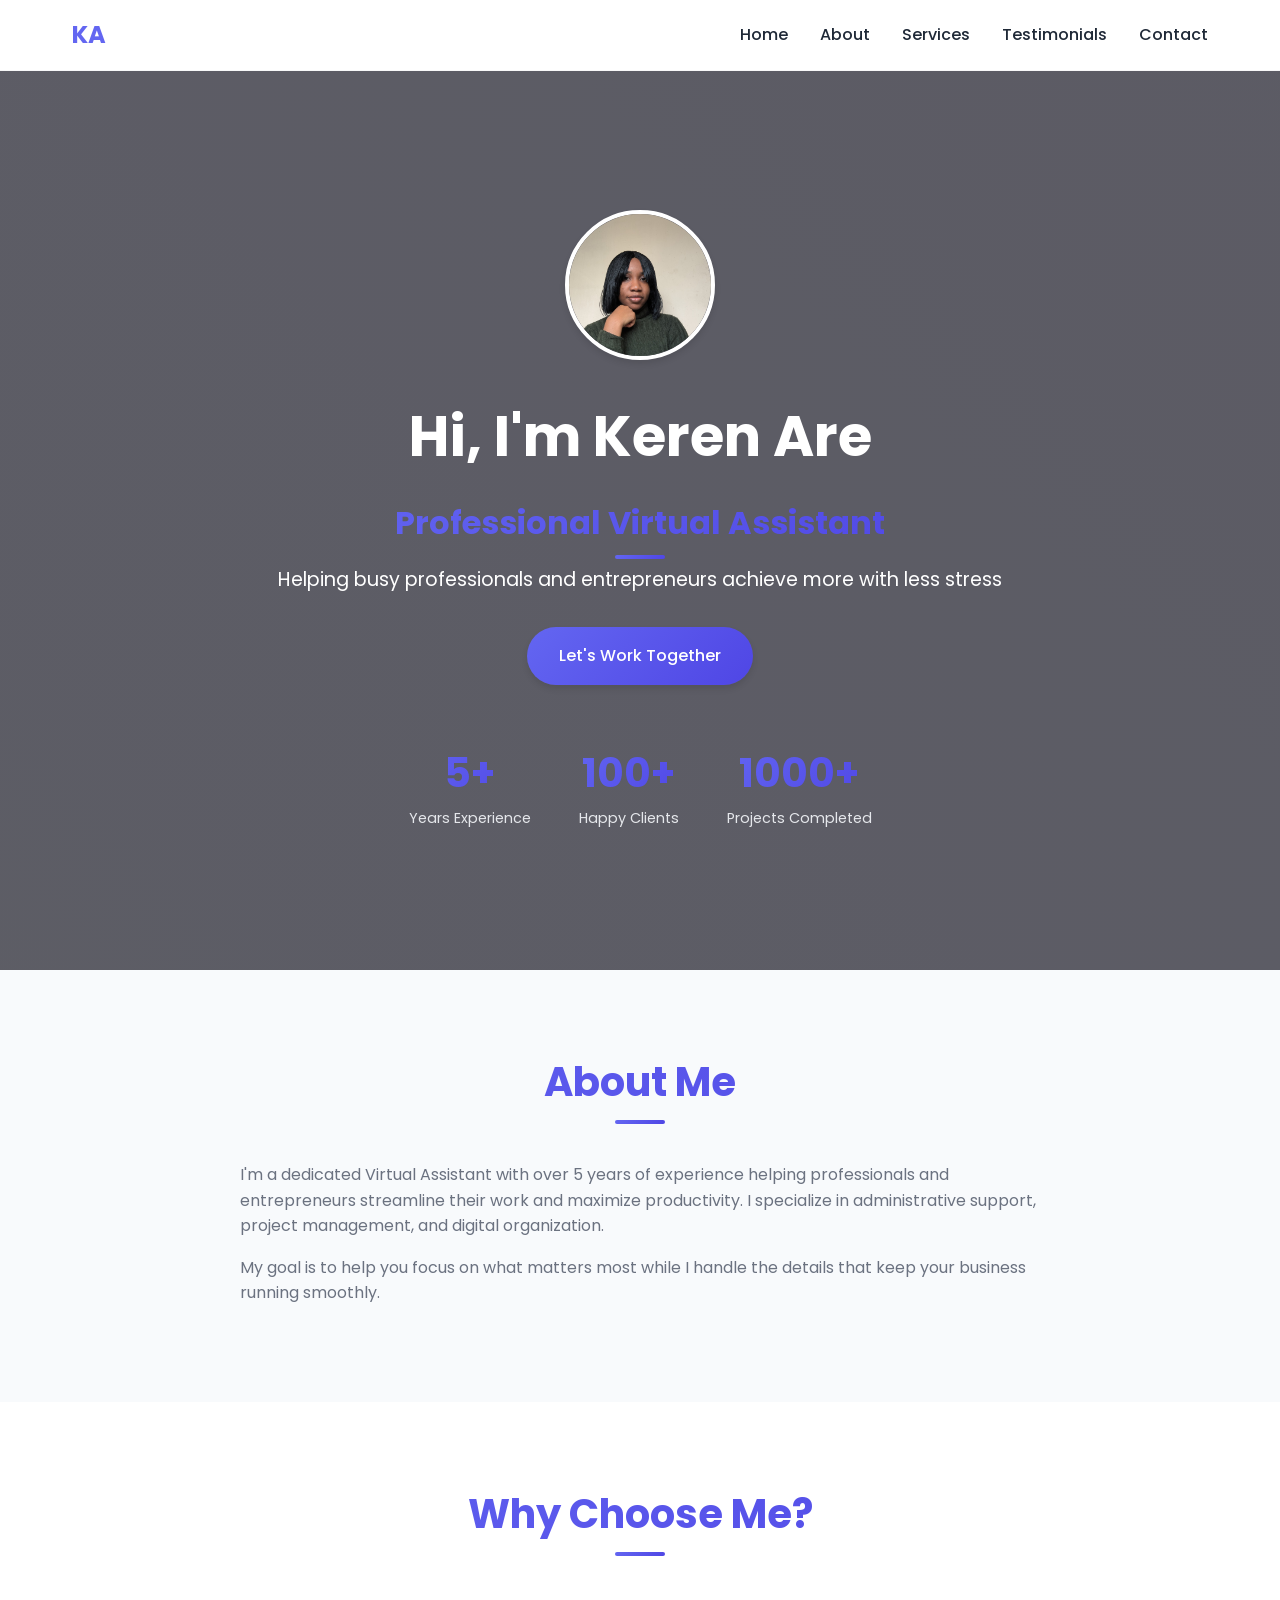
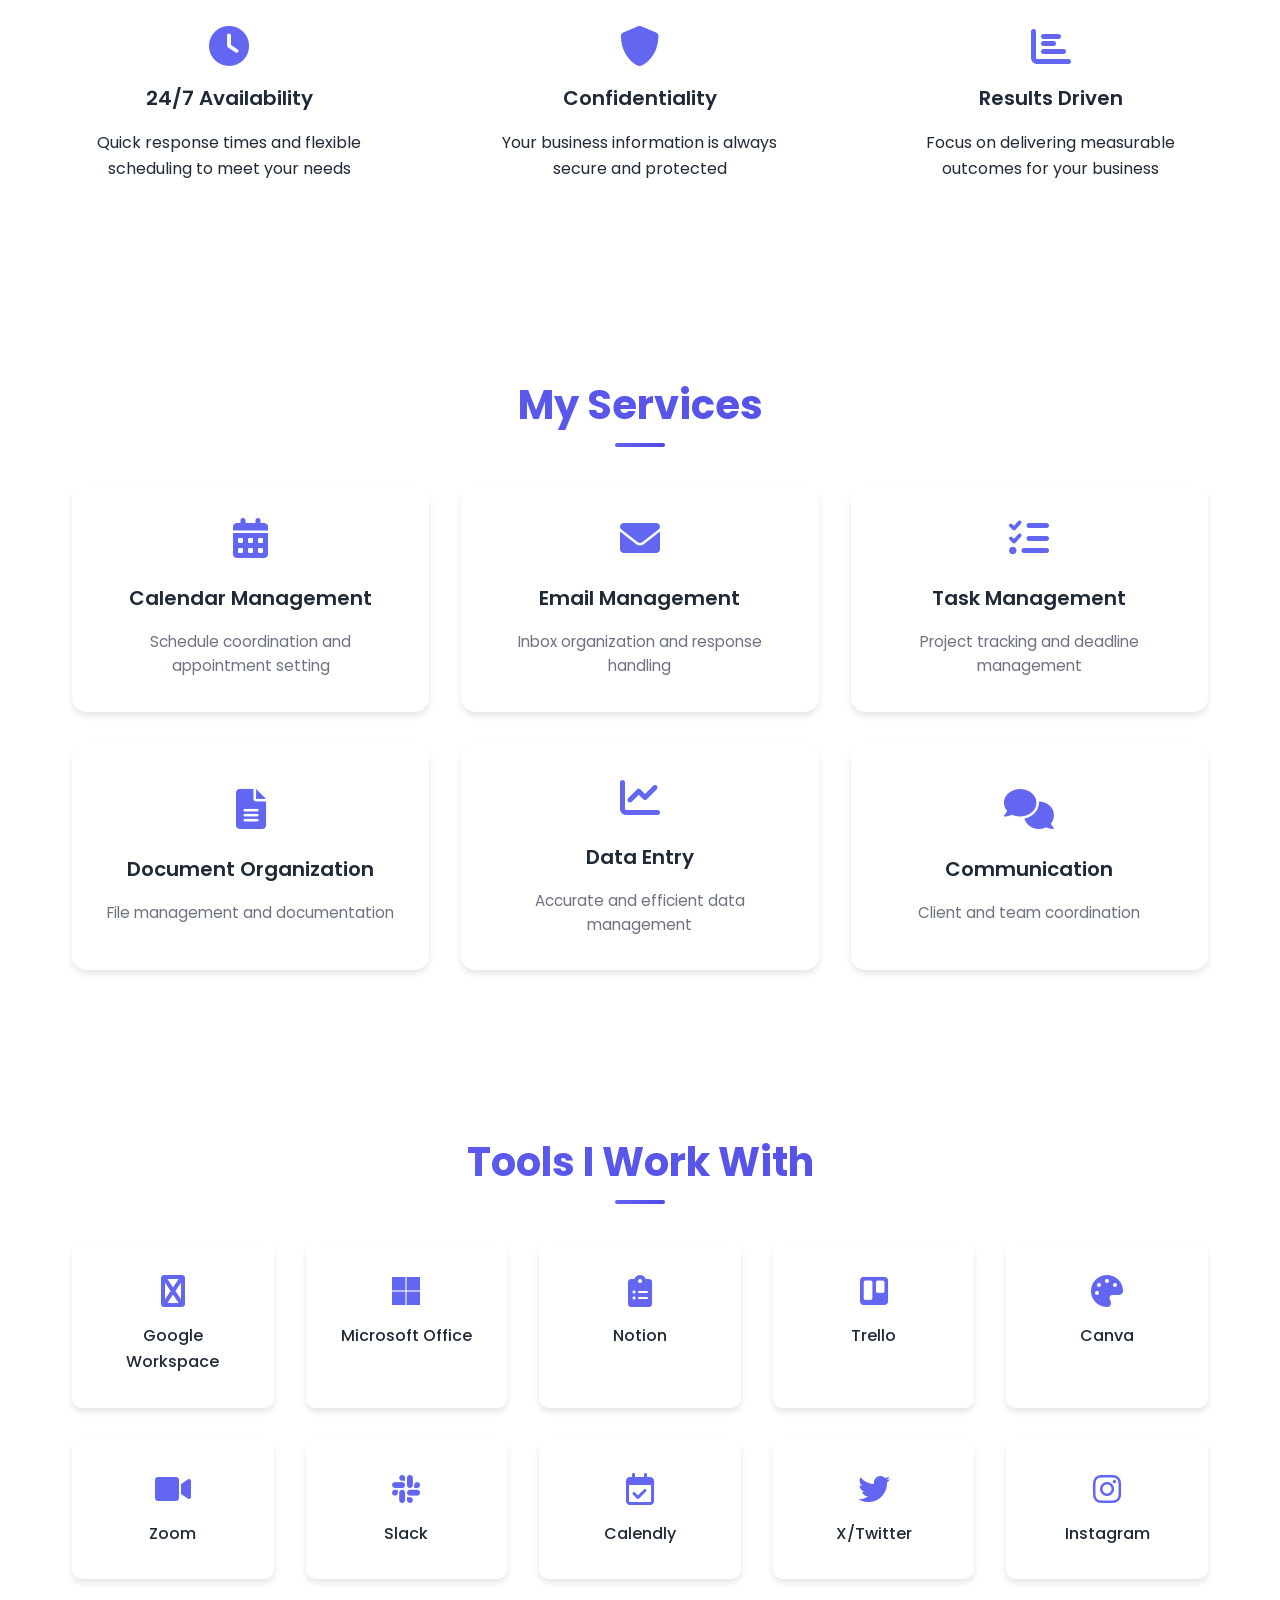
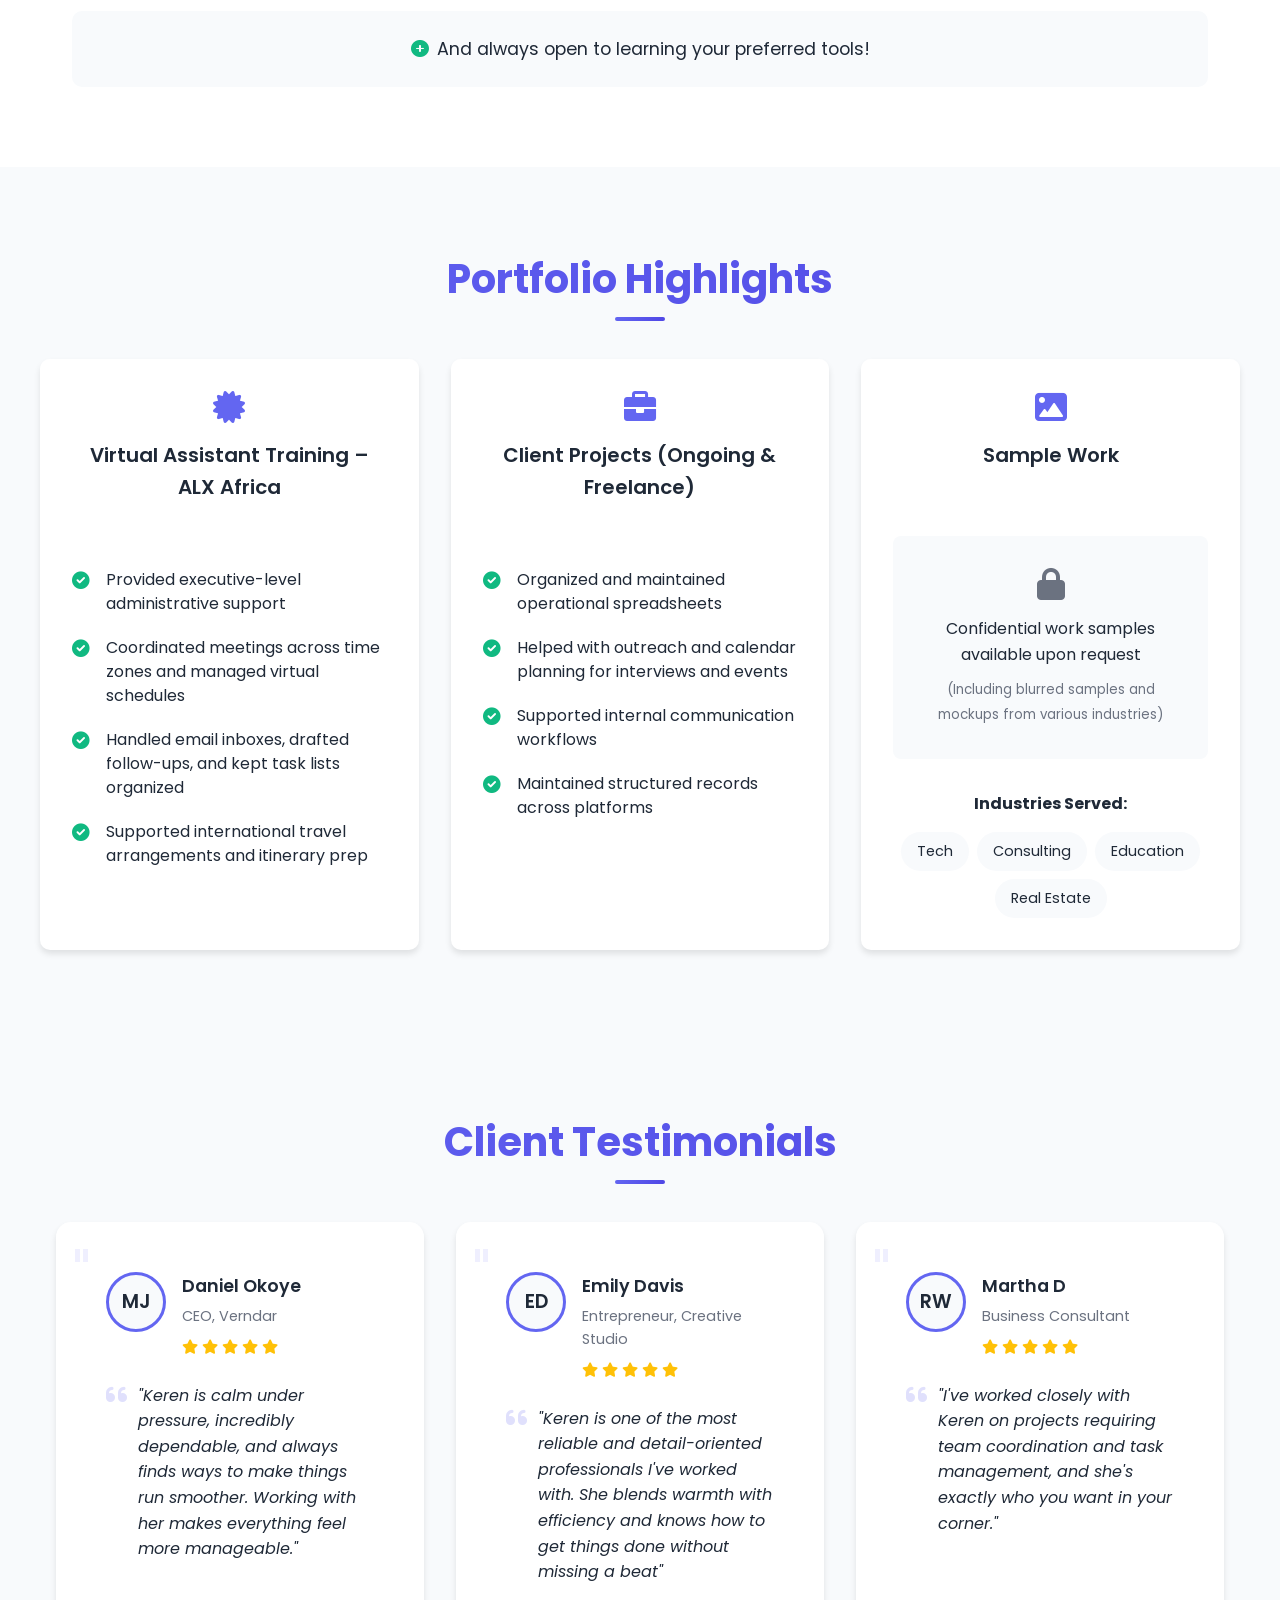
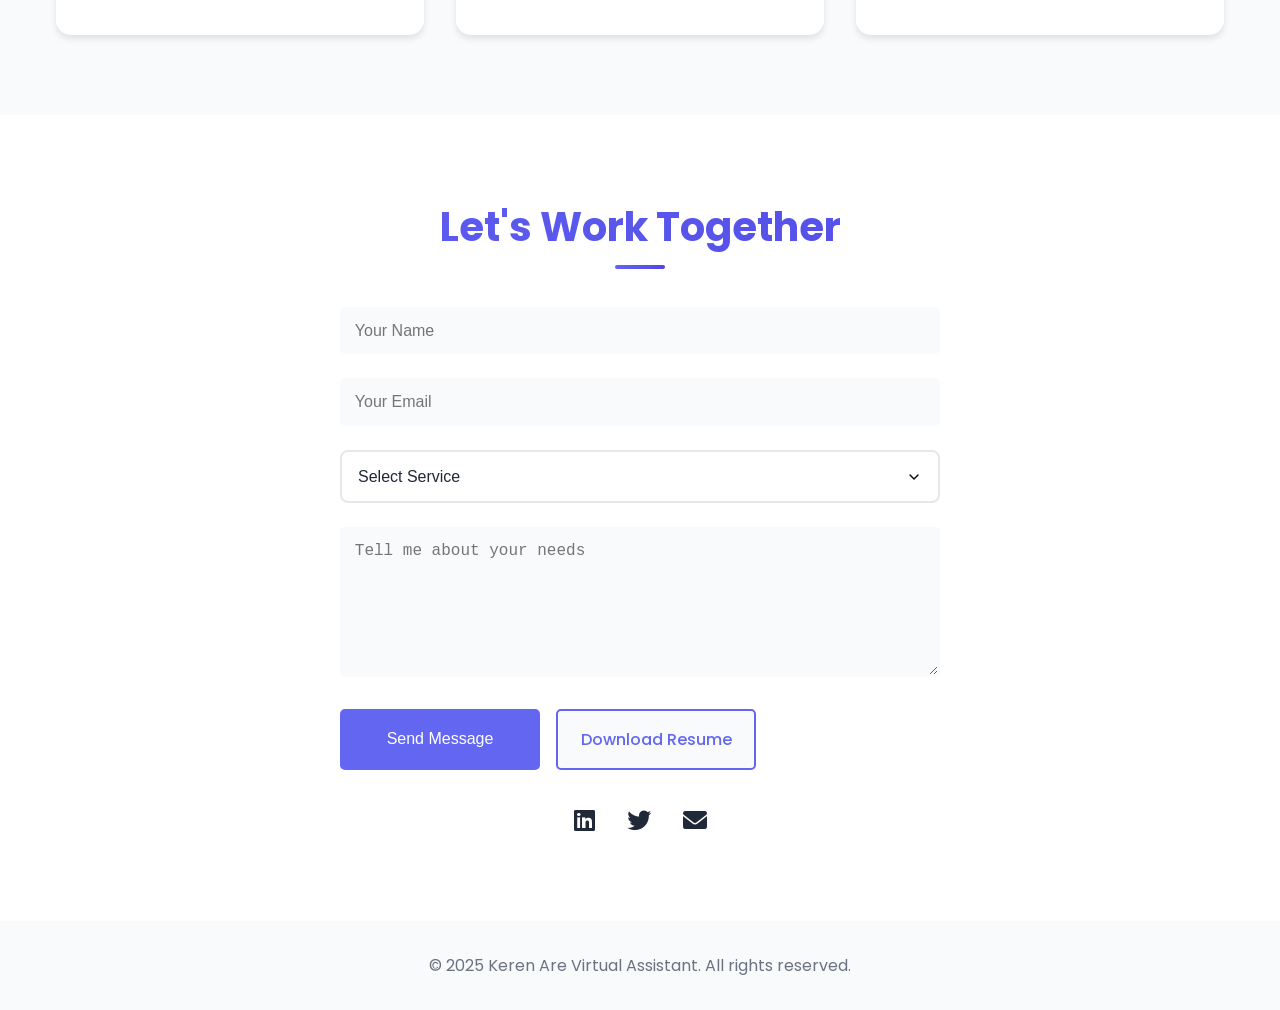
<file: index.html>
<!DOCTYPE html>
<html lang="en">
<head>
    <meta charset="UTF-8">
    <meta name="viewport" content="width=device-width, initial-scale=1.0">
    <title>Keren Adelaja - Virtual Assistant</title>
    <link rel="stylesheet" href="styles.css">
    <link rel="stylesheet" href="https://cdnjs.cloudflare.com/ajax/libs/font-awesome/6.0.0/css/all.min.css">
    <link rel="preconnect" href="https://fonts.googleapis.com">
    <link rel="preconnect" href="https://fonts.gstatic.com" crossorigin>
    <link href="https://fonts.googleapis.com/css2?family=Poppins:wght@300;400;500;600;700&display=swap" rel="stylesheet">
</head>
<body>
    <nav class="navbar">
        <div class="nav-content">
            <div class="logo">KA</div>
            <ul class="nav-links">
                <li><a href="#home">Home</a></li>
                <li><a href="#about">About</a></li>
                <li><a href="#services">Services</a></li>
                <li><a href="#testimonials">Testimonials</a></li>
                <li><a href="#contact">Contact</a></li>
            </ul>
            <div class="hamburger">
                <span></span>
                <span></span>
                <span></span>
            </div>
        </div>
    </nav>

    <section id="home" class="hero">
        <div class="hero-overlay"></div>
        <div class="hero-content">
            <div class="profile-image">
                <img src="assets/Keren Are - Profile.jpg" alt="Keren Adelaja">
            </div>
            <h1>Hi, I'm Keren Are</h1>
            <h2>Professional Virtual Assistant</h2>
            <p>Helping busy professionals and entrepreneurs achieve more with less stress</p>
            <a href="#contact" class="cta-button">Let's Work Together</a>
            <div class="hero-stats">
                <div class="stat-item">
                    <span class="stat-number">5+</span>
                    <span class="stat-label">Years Experience</span>
                </div>
                <div class="stat-item">
                    <span class="stat-number">100+</span>
                    <span class="stat-label">Happy Clients</span>
                </div>
                <div class="stat-item">
                    <span class="stat-number">1000+</span>
                    <span class="stat-label">Projects Completed</span>
                </div>
            </div>
        </div>
    </section>

    <section id="about" class="about">
        <h2>About Me</h2>
        <div class="about-content">
            <div class="about-text">
                <p>I'm a dedicated Virtual Assistant with over 5 years of experience helping professionals and entrepreneurs streamline their work and maximize productivity. I specialize in administrative support, project management, and digital organization.</p>
                <p>My goal is to help you focus on what matters most while I handle the details that keep your business running smoothly.</p>
            </div>
        </div>
    </section>

    <section id="features" class="features">
        <h2>Why Choose Me?</h2>
        <div class="features-grid">
            <div class="feature-card">
                <i class="fas fa-clock"></i>
                <h3>24/7 Availability</h3>
                <p>Quick response times and flexible scheduling to meet your needs</p>
            </div>
            <div class="feature-card">
                <i class="fas fa-shield-alt"></i>
                <h3>Confidentiality</h3>
                <p>Your business information is always secure and protected</p>
            </div>
            <div class="feature-card">
                <i class="fas fa-chart-bar"></i>
                <h3>Results Driven</h3>
                <p>Focus on delivering measurable outcomes for your business</p>
            </div>
        </div>
    </section>

    <section id="services" class="skills">
        <h2>My Services</h2>
        <div class="skills-grid">
            <div class="skill-card">
                <i class="fas fa-calendar-alt"></i>
                <h3>Calendar Management</h3>
                <p>Schedule coordination and appointment setting</p>
            </div>
            <div class="skill-card">
                <i class="fas fa-envelope"></i>
                <h3>Email Management</h3>
                <p>Inbox organization and response handling</p>
            </div>
            <div class="skill-card">
                <i class="fas fa-tasks"></i>
                <h3>Task Management</h3>
                <p>Project tracking and deadline management</p>
            </div>
            <div class="skill-card">
                <i class="fas fa-file-alt"></i>
                <h3>Document Organization</h3>
                <p>File management and documentation</p>
            </div>
            <div class="skill-card">
                <i class="fas fa-chart-line"></i>
                <h3>Data Entry</h3>
                <p>Accurate and efficient data management</p>
            </div>
            <div class="skill-card">
                <i class="fas fa-comments"></i>
                <h3>Communication</h3>
                <p>Client and team coordination</p>
            </div>
        </div>
    </section>

    <section id="tools" class="process">
        <h2>Tools I Work With</h2>
        <div class="tools-container">
            <div class="tools-grid">
                <div class="tool-card">
                    <i class="fas fa-google"></i>
                    <h3>Google Workspace</h3>
                </div>
                <div class="tool-card">
                    <i class="fab fa-microsoft"></i>
                    <h3>Microsoft Office</h3>
                </div>
                <div class="tool-card">
                    <i class="fas fa-clipboard-list"></i>
                    <h3>Notion</h3>
                </div>
                <div class="tool-card">
                    <i class="fab fa-trello"></i>
                    <h3>Trello</h3>
                </div>
                <div class="tool-card">
                    <i class="fas fa-palette"></i>
                    <h3>Canva</h3>
                </div>
                <div class="tool-card">
                    <i class="fas fa-video"></i>
                    <h3>Zoom</h3>
                </div>
                <div class="tool-card">
                    <i class="fab fa-slack"></i>
                    <h3>Slack</h3>
                </div>
                <div class="tool-card">
                    <i class="far fa-calendar-check"></i>
                    <h3>Calendly</h3>
                </div>
                <div class="tool-card">
                    <i class="fab fa-twitter"></i>
                    <h3>X/Twitter</h3>
                </div>
                <div class="tool-card">
                    <i class="fab fa-instagram"></i>
                    <h3>Instagram</h3>
                </div>
            </div>
            <div class="tools-note">
                <p><i class="fas fa-plus-circle"></i> And always open to learning your preferred tools!</p>
            </div>
        </div>
    </section>

    <!-- Portfolio Section -->
    <section id="portfolio" class="portfolio">
        <h2>Portfolio Highlights</h2>
        <div class="portfolio-grid">
            <!-- Training Section -->
            <div class="portfolio-card">
                <div class="portfolio-header">
                    <i class="fas fa-certificate"></i>
                    <h3>Virtual Assistant Training – ALX Africa</h3>
                </div>
                <div class="portfolio-content">
                    <ul class="achievement-list">
                        <li>
                            <i class="fas fa-check-circle"></i>
                            <p>Provided executive-level administrative support</p>
                        </li>
                        <li>
                            <i class="fas fa-check-circle"></i>
                            <p>Coordinated meetings across time zones and managed virtual schedules</p>
                        </li>
                        <li>
                            <i class="fas fa-check-circle"></i>
                            <p>Handled email inboxes, drafted follow-ups, and kept task lists organized</p>
                        </li>
                        <li>
                            <i class="fas fa-check-circle"></i>
                            <p>Supported international travel arrangements and itinerary prep</p>
                        </li>
                    </ul>
                </div>
            </div>

            <!-- Client Projects Section -->
            <div class="portfolio-card">
                <div class="portfolio-header">
                    <i class="fas fa-briefcase"></i>
                    <h3>Client Projects (Ongoing & Freelance)</h3>
                </div>
                <div class="portfolio-content">
                    <ul class="achievement-list">
                        <li>
                            <i class="fas fa-check-circle"></i>
                            <p>Organized and maintained operational spreadsheets</p>
                        </li>
                        <li>
                            <i class="fas fa-check-circle"></i>
                            <p>Helped with outreach and calendar planning for interviews and events</p>
                        </li>
                        <li>
                            <i class="fas fa-check-circle"></i>
                            <p>Supported internal communication workflows</p>
                        </li>
                        <li>
                            <i class="fas fa-check-circle"></i>
                            <p>Maintained structured records across platforms</p>
                        </li>
                    </ul>
                </div>
            </div>

            <!-- Sample Work Section -->
            <div class="portfolio-card">
                <div class="portfolio-header">
                    <i class="fas fa-image"></i>
                    <h3>Sample Work</h3>
                </div>
                <div class="portfolio-content sample-work">
                    <div class="sample-placeholder">
                        <i class="fas fa-lock"></i>
                        <p>Confidential work samples available upon request</p>
                        <small>(Including blurred samples and mockups from various industries)</small>
                    </div>
                    <div class="industries">
                        <h4>Industries Served:</h4>
                        <div class="industry-tags">
                            <span>Tech</span>
                            <span>Consulting</span>
                            <span>Education</span>
                            <span>Real Estate</span>
                        </div>
                    </div>
                </div>
            </div>
        </div>
    </section>

    <section id="testimonials" class="projects">
        <h2>Client Testimonials</h2>
        <div class="projects-grid">
            <div class="project-card">
                <div class="testimonial-content">
                    <div class="testimonial-header">
                        <div class="testimonial-image">
                            <div class="placeholder-image">
                                MJ
                            </div>
                        </div>
                        <div class="testimonial-info">
                            <h4>Daniel Okoye</h4>
                            <p>CEO, Verndar</p>
                            <div class="stars">
                                <i class="fas fa-star"></i>
                                <i class="fas fa-star"></i>
                                <i class="fas fa-star"></i>
                                <i class="fas fa-star"></i>
                                <i class="fas fa-star"></i>
                            </div>
                        </div>
                    </div>
                    <div class="testimonial-text">
                        <i class="fas fa-quote-left"></i>
                        <p>"Keren is calm under pressure, incredibly dependable, and always finds ways to make things run smoother. Working with her makes everything feel more manageable."</p>
                    </div>
                </div>
            </div>

            <div class="project-card">
                <div class="testimonial-content">
                    <div class="testimonial-header">
                        <div class="testimonial-image">
                            <div class="placeholder-image">
                                ED
                            </div>
                        </div>
                        <div class="testimonial-info">
                            <h4>Emily Davis</h4>
                            <p>Entrepreneur, Creative Studio</p>
                            <div class="stars">
                                <i class="fas fa-star"></i>
                                <i class="fas fa-star"></i>
                                <i class="fas fa-star"></i>
                                <i class="fas fa-star"></i>
                                <i class="fas fa-star"></i>
                            </div>
                        </div>
                    </div>
                    <div class="testimonial-text">
                        <i class="fas fa-quote-left"></i>
                        <p>"Keren is one of the most reliable and detail-oriented professionals I've worked with. She blends warmth with efficiency and knows how to get things done without missing a beat"</p>
                    </div>
                </div>
            </div>

            <div class="project-card">
                <div class="testimonial-content">
                    <div class="testimonial-header">
                        <div class="testimonial-image">
                            <div class="placeholder-image">
                                RW
                            </div>
                        </div>
                        <div class="testimonial-info">
                            <h4>Martha D</h4>
                            <p>Business Consultant</p>
                            <div class="stars">
                                <i class="fas fa-star"></i>
                                <i class="fas fa-star"></i>
                                <i class="fas fa-star"></i>
                                <i class="fas fa-star"></i>
                                <i class="fas fa-star"></i>
                            </div>
                        </div>
                    </div>
                    <div class="testimonial-text">
                        <i class="fas fa-quote-left"></i>
                        <p>"I've worked closely with Keren on projects requiring team coordination and task management, and she's exactly who you want in your corner."</p>
                    </div>
                </div>
            </div>
        </div>
    </section>


    <section id="contact" class="contact">
        <h2>Let's Work Together</h2>
        <div class="contact-content">
            <form id="contact-form">
                <div class="form-group">
                    <input type="text" id="name" name="name" required placeholder="Your Name">
                </div>
                <div class="form-group">
                    <input type="email" id="email" name="email" required placeholder="Your Email">
                </div>
                <div class="form-group">
                    <select id="service" name="service" required>
                        <option value="">Select Service</option>
                        <option value="calendar">Calendar Management</option>
                        <option value="email">Email Management</option>
                        <option value="task">Task Management</option>
                        <option value="document">Document Organization</option>
                        <option value="data">Data Entry</option>
                        <option value="communication">Communication</option>
                    </select>
                </div>
                <div class="form-group">
                    <textarea id="message" name="message" required placeholder="Tell me about your needs"></textarea>
                </div>
                <div class="form-group button-group">
                    <button type="submit" class="submit-button">Send Message</button>
                    <a href="assets/Keren Are - VA Resume.pdf" download target="_blank" class="resume-button">Download Resume</a>
                </div>
            </form>
            <div class="social-links">
                <a href="https://www.linkedin.com/in/keren-are" class="social-link"><i class="fab fa-linkedin"></i></a>
                <a href="#" class="social-link"><i class="fab fa-twitter"></i></a>
                <a href="mailto:mailsforkeren@gmail.com" class="social-link"><i class="fas fa-envelope"></i></a>
            </div>
        </div>
    </section>

    <footer>
        <p>&copy; 2025 Keren Are Virtual Assistant. All rights reserved.</p>
    </footer>

    <script src="script.js"></script>
</body>
</html>
</file>
<file: styles.css>
/* Reset and base styles */
* {
    margin: 0;
    padding: 0;
    box-sizing: border-box;
}

:root {
    /* Main color palette */
    --primary-color: #6366F1;
    --secondary-color: #4F46E5;
    --accent-color: #10B981;
    --success-color: #059669;
    --warning-color: #F59E0B;
    
    /* Text colors */
    --text-color: #1F2937;
    --light-text: #6B7280;
    
    /* Background colors */
    --background: #ffffff;
    --section-bg: #F8FAFC;
    
    /* Gradients */
    --gradient-primary: linear-gradient(135deg, #6366F1 0%, #4F46E5 100%);
    --gradient-accent: linear-gradient(135deg, #10B981 0%, #059669 100%);
    --gradient-cool: linear-gradient(135deg, #3B82F6 0%, #2563EB 100%);
    --gradient-warm: linear-gradient(135deg, #F59E0B 0%, #D97706 100%);
    
    /* Shadows */
    --shadow-sm: 0 2px 4px rgba(0, 0, 0, 0.05);
    --shadow-md: 0 4px 6px rgba(0, 0, 0, 0.1);
    --shadow-lg: 0 10px 15px rgba(0, 0, 0, 0.1);
    --shadow-hover: 0 15px 30px rgba(99, 102, 241, 0.1);
    
    /* Glass effect */
    --glass-bg: rgba(255, 255, 255, 0.9);
    --glass-border: rgba(255, 255, 255, 0.2);
    
    /* Animations */
    --transition-fast: 0.3s ease;
    --transition-smooth: 0.5s cubic-bezier(0.4, 0, 0.2, 1);
}

html {
    scroll-behavior: smooth;
}

body {
    background: var(--background);
    font-family: 'Poppins', sans-serif;
    color: var(--text-color);
    line-height: 1.6;
}

/* Navigation */
.navbar {
    position: fixed;
    top: 0;
    width: 100%;
    background: var(--glass-bg);
    backdrop-filter: blur(10px);
    border-bottom: 1px solid var(--glass-border);
    z-index: 1000;
}

.nav-content {
    max-width: 1200px;
    margin: 0 auto;
    padding: 1rem 2rem;
    display: flex;
    justify-content: space-between;
    align-items: center;
}

.logo {
    font-size: 1.5rem;
    font-weight: bold;
    color: var(--primary-color);
}

.nav-links {
    display: flex;
    list-style: none;
    gap: 2rem;
}

.nav-links a {
    text-decoration: none;
    color: var(--text-color);
    font-weight: 500;
    transition: var(--transition-fast);
    position: relative;
}

.nav-links a::after {
    content: '';
    position: absolute;
    bottom: -5px;
    left: 0;
    width: 0;
    height: 2px;
    background: var(--gradient-primary);
    transition: var(--transition-fast);
}

.nav-links a:hover::after {
    width: 100%;
}

.hamburger {
    display: none;
    flex-direction: column;
    gap: 6px;
    cursor: pointer;
    padding: 5px;
    z-index: 1001;
}

.hamburger span {
    width: 25px;
    height: 2px;
    background: var(--text-color);
    transition: 0.3s;
}

.hamburger.active span:nth-child(1) {
    transform: translateY(8px) rotate(45deg);
}

.hamburger.active span:nth-child(2) {
    opacity: 0;
}

.hamburger.active span:nth-child(3) {
    transform: translateY(-8px) rotate(-45deg);
}

/* Hero Section */
.hero {
    position: relative;
    height: 100vh;
    margin-top: 70px;
    display: flex;
    align-items: center;
    justify-content: center;
    text-align: center;
    background: linear-gradient(rgba(0, 0, 0, 0.6), rgba(0, 0, 0, 0.6)), url('https://images.unsplash.com/photo-1497366216548-37526070297c?w=1600') center/cover;
    color: white;
    padding: 0 2rem;
    overflow: hidden;
}

.hero::before {
    content: '';
    position: absolute;
    top: 0;
    left: 0;
    right: 0;
    bottom: 0;
    background: linear-gradient(45deg, 
        rgba(99, 102, 241, 0.15) 0%,
        rgba(79, 70, 229, 0.15) 100%);
    z-index: -1;
}

.profile-image {
    width: 150px;
    height: 150px;
    border-radius: 50%;
    overflow: hidden;
    margin: 0 auto 2rem;
    border: 4px solid white;
    box-shadow: var(--shadow-md);
}

.profile-image img {
    width: 100%;
    height: 100%;
    object-fit: cover;
}

.hero-stats {
    display: flex;
    justify-content: center;
    gap: 3rem;
    margin-top: 3rem;
}

.stat-item {
    text-align: center;
}

.stat-number {
    display: block;
    font-size: 2.5rem;
    font-weight: 700;
    color: var(--gradient-primary);
    -webkit-background-clip: text;
    -webkit-text-fill-color: transparent;
}

.stat-label {
    font-size: 0.9rem;
    color: #E5E7EB;
}

.hero-content h1 {
    font-size: 3.5rem;
    margin-bottom: 1rem;
    color: white;
}

.hero-content h2 {
    font-size: 2rem;
    color: var(--primary-color);
    margin-bottom: 1rem;
}

.hero-content p {
    font-size: 1.2rem;
    color: white;
    margin-bottom: 2rem;
}

.cta-button {
    display: inline-block;
    padding: 1rem 2rem;
    background: var(--gradient-primary);
    color: white;
    text-decoration: none;
    border-radius: 30px;
    font-weight: 500;
    transition: var(--transition-smooth);
    box-shadow: var(--shadow-md);
    position: relative;
    overflow: hidden;
    z-index: 1;
}

.cta-button::before {
    content: '';
    position: absolute;
    top: 0;
    left: 0;
    width: 100%;
    height: 100%;
    background: var(--gradient-cool);
    opacity: 0;
    transition: var(--transition-fast);
    z-index: -1;
}

.cta-button:hover::before {
    opacity: 1;
}

.cta-button:hover {
    transform: translateY(-3px);
    box-shadow: var(--shadow-hover);
}

/* Sections */
section {
    padding: 5rem 2rem;
    width: 100%;
    max-width: 100%;
    overflow-x: hidden;
}

section h2 {
    font-size: 2.5rem;
    font-weight: 700;
    text-align: center;
    margin-bottom: 3rem;
    background: var(--gradient-primary);
    -webkit-background-clip: text;
    -webkit-text-fill-color: transparent;
    position: relative;
}

section h2::after {
    content: '';
    position: absolute;
    bottom: -10px;
    left: 50%;
    transform: translateX(-50%);
    width: 50px;
    height: 4px;
    background: var(--gradient-primary);
    border-radius: 2px;
}

/* About Section */
.about {
    background: var(--section-bg);
}

.about-content {
    max-width: 800px;
    margin: 0 auto;
}

.about-text p {
    margin-bottom: 1rem;
    color: var(--light-text);
}

/* Skills Section */
.skills-grid {
    display: grid;
    grid-template-columns: repeat(3, 1fr);
    gap: 2rem;
    max-width: 1200px;
    margin: 0 auto;
    padding: 0 2rem;
}

.skill-card {
    background: var(--glass-bg);
    backdrop-filter: blur(10px);
    border: 1px solid var(--glass-border);
    border-radius: 15px;
    padding: 2rem;
    text-align: center;
    transition: var(--transition-smooth);
    box-shadow: var(--shadow-md);
    height: 100%;
    display: flex;
    flex-direction: column;
    align-items: center;
    justify-content: center;
}

.skill-card i {
    font-size: 2.5rem;
    color: var(--primary-color);
    margin-bottom: 1.5rem;
    transition: transform 0.3s ease;
}

.skill-card h3 {
    color: var(--text-color);
    margin-bottom: 1rem;
    font-size: 1.25rem;
    font-weight: 600;
}

.skill-card p {
    color: var(--light-text);
    font-size: 0.95rem;
    line-height: 1.6;
    margin: 0;
}

/* Projects Section */
.projects {
    background: var(--section-bg);
    padding: 5rem 2rem;
    width: 100%;
    overflow: hidden;
}

.projects-grid {
    display: grid;
    grid-template-columns: repeat(3, 1fr);
    gap: 2rem;
    width: 100%;
    max-width: 1200px;
    margin: 0 auto;
    padding: 0 1rem;
}

.project-card {
    background: var(--glass-bg);
    backdrop-filter: blur(10px);
    border: 1px solid var(--glass-border);
    border-radius: 15px;
    padding: 1.5rem;
    transition: var(--transition-smooth);
    box-shadow: var(--shadow-md);
    width: 100%;
    overflow: hidden;
}

.testimonial-content {
    background: var(--glass-bg);
    backdrop-filter: blur(10px);
    border: 1px solid var(--glass-border);
    border-radius: 15px;
    padding: 1.5rem;
    width: 100%;
    display: flex;
    flex-direction: column;
    gap: 1rem;
}

.testimonial-header {
    display: flex;
    align-items: flex-start;
    gap: 1rem;
    flex-wrap: wrap;
    margin-bottom: 0.5rem;
}

.testimonial-image {
    flex-shrink: 0;
}

.testimonial-info {
    flex: 1;
    min-width: 0;
    overflow: hidden;
}

.testimonial-info h4 {
    color: var(--text-color);
    font-size: 1.1rem;
    font-weight: 600;
    margin-bottom: 0.25rem;
    white-space: normal;
    overflow: hidden;
    text-overflow: ellipsis;
}

.testimonial-info p {
    color: var(--light-text);
    font-size: 0.9rem;
    margin-bottom: 0.5rem;
    white-space: normal;
    overflow: hidden;
    text-overflow: ellipsis;
}

.testimonial-text {
    position: relative;
    padding-left: 2rem;
    overflow: hidden;
}

.testimonial-text i {
    position: absolute;
    top: 0;
    left: 0;
    color: var(--primary-color);
    opacity: 0.2;
    font-size: 1.5rem;
}

.testimonial-text p {
    color: var(--text-color);
    font-style: italic;
    line-height: 1.6;
    margin: 0;
    overflow-wrap: break-word;
    word-wrap: break-word;
    hyphens: auto;
}

.stars {
    color: #FFC107;
    font-size: 0.9rem;
}

.placeholder-image {
    width: 60px;
    height: 60px;
    background: var(--section-bg);
    border-radius: 50%;
    display: flex;
    align-items: center;
    justify-content: center;
    font-size: 1.2rem;
    font-weight: 600;
    color: var(--text-color);
    border: 3px solid var(--primary-color);
}

/* Contact Section */
.contact-content {
    max-width: 600px;
    margin: 0 auto;
}

.form-group {
    margin-bottom: 1.5rem;
}

input, textarea, select {
    width: 100%;
    padding: 0.8rem;
    border: 2px solid transparent;
    border-radius: 5px;
    font-size: 1rem;
    background: var(--section-bg);
    transition: var(--transition-fast);
}

input:focus, textarea:focus, select:focus {
    border-color: var(--primary-color);
    box-shadow: 0 0 0 4px rgba(99, 102, 241, 0.1);
}

textarea {
    height: 150px;
    resize: vertical;
}

/* Contact Form Buttons */
.button-group {
    display: flex;
    gap: 1rem;
}

.submit-button, .resume-button {
    width: 50%;
    max-width: 200px;
    padding: 1rem;
    border-radius: 5px;
    font-size: 1rem;
    font-weight: 500;
    text-align: center;
    transition: all 0.3s ease;
    cursor: pointer;
}

.submit-button {
    background: var(--primary-color);
    color: white;
    border: none;
}

.resume-button {
    background: var(--section-bg);
    color: var(--primary-color);
    border: 2px solid var(--primary-color);
    text-decoration: none;
}

.submit-button:hover, .resume-button:hover {
    background: var(--primary-color);
    color: white;
    transform: translateY(-2px);
    box-shadow: 0 4px 6px rgba(0, 0, 0, 0.1);
}

/* Responsive adjustment */
@media (max-width: 768px) {
    .button-group {
        flex-direction: column;
    }
}

.social-links {
    display: flex;
    justify-content: center;
    gap: 2rem;
    margin-top: 2rem;
}

.social-link {
    color: var(--text-color);
    font-size: 1.5rem;
    transition: color 0.3s ease;
}

.social-link:hover {
    color: var(--primary-color);
    animation: pulse 1s infinite;
}

@keyframes pulse {
    0% { transform: scale(1); }
    50% { transform: scale(1.1); }
    100% { transform: scale(1); }
}

/* Footer */
footer {
    text-align: center;
    padding: 2rem;
    background: var(--section-bg);
    color: var(--light-text);
}

/* Responsive Design */
@media (max-width: 768px) {
    .nav-links {
        display: none;
        position: fixed;
        top: 70px;
        left: 0;
        right: 0;
        background: var(--glass-bg);
        backdrop-filter: blur(10px);
        padding: 1rem;
        flex-direction: column;
        align-items: center;
        gap: 1rem;
    }

    .nav-links.active {
        display: flex;
    }

    .hamburger {
        display: flex;
    }

    .hero {
        height: auto;
        padding: 6rem 1rem 3rem;
    }

    .hero-content h1 {
        font-size: 2.5rem;
    }

    .hero-content h2 {
        font-size: 1.5rem;
    }

    .hero-content p {
        font-size: 1rem;
    }

    .hero-stats {
        flex-direction: column;
        gap: 1.5rem;
    }

    .stat-number {
        font-size: 2rem;
    }

    .features-grid {
        grid-template-columns: 1fr;
        gap: 1.5rem;
    }

    .skills-grid {
        grid-template-columns: 1fr;
        gap: 1.5rem;
    }

    .tools-grid {
        grid-template-columns: repeat(2, 1fr);
        gap: 1rem;
    }

    .tool-card {
        padding: 1rem;
    }

    .portfolio-grid {
        grid-template-columns: 1fr;
        gap: 1.5rem;
    }

    .contact-content {
        flex-direction: column;
        gap: 2rem;
    }

    .form-group {
        width: 100%;
    }

    .button-group {
        flex-direction: column;
        gap: 1rem;
    }

    .submit-button, .resume-button {
        width: 100%;
    }

    section {
        padding: 3rem 1rem;
        width: 100%;
        max-width: 100%;
        box-sizing: border-box;
    }

    .projects-grid {
        grid-template-columns: 1fr;
        gap: 1.5rem;
        padding: 0 0.5rem;
    }

    .project-card {
        padding: 1.25rem;
    }

    .testimonial-content {
        padding: 1.25rem;
    }

    .testimonial-header {
        gap: 0.75rem;
    }

    .testimonial-text {
        padding-left: 1.5rem;
    }

    .testimonial-text p {
        font-size: 0.9rem;
    }

    .placeholder-image {
        width: 45px;
        height: 45px;
        font-size: 0.9rem;
    }
}

@media (max-width: 480px) {
    .tools-grid {
        grid-template-columns: 1fr;
    }

    .tool-card {
        padding: 1rem;
    }

    .tools-note p {
        font-size: 0.9rem;
    }

    .hero-content h1 {
        font-size: 2rem;
    }

    .hero-content h2 {
        font-size: 1.2rem;
    }

    .profile-image {
        width: 120px;
        height: 120px;
    }

    section {
        padding: 2rem 1rem;
    }

    .testimonial-content {
        padding: 1rem;
    }

    .testimonial-text {
        padding-left: 1.25rem;
    }

    .testimonial-text p {
        font-size: 0.85rem;
    }

    .testimonial-info h4 {
        font-size: 1rem;
    }

    .testimonial-info p {
        font-size: 0.85rem;
    }
}

@media (max-width: 1024px) {
    .projects-grid {
        grid-template-columns: repeat(2, 1fr);
        gap: 1.5rem;
    }
}

@media (max-width: 640px) {
    .skills-grid {
        grid-template-columns: 1fr;
    }
    
    .skill-card {
        padding: 2rem;
    }
}

/* Animations */
@keyframes fadeIn {
    from {
        opacity: 0;
        transform: translateY(20px);
    }
    to {
        opacity: 1;
        transform: translateY(0);
    }
}

.hero-content, .skill-card, .project-card {
    animation: fadeIn 1s ease-out;
}

/* Features/Why Choose Me Section */
.features {
    padding: 5rem 2rem;
    background: linear-gradient(135deg, var(--gradient-start), var(--gradient-end));
}

.features h2 {
    color: white;
    margin-bottom: 3rem;
}

.features-grid {
    display: grid;
    grid-template-columns: repeat(3, 1fr);
    gap: 2rem;
    max-width: 1200px;
    margin: 0 auto;
}

.feature-card {
    background: rgba(255, 255, 255, 0.95);
    padding: 2rem;
    border-radius: 10px;
    backdrop-filter: blur(10px);
    text-align: center;
    transition: transform 0.3s ease;
}

.feature-card:hover {
    transform: translateY(-5px);
}

.feature-card i {
    font-size: 2.5rem;
    margin-bottom: 1rem;
    color: var(--primary-color);
}

.feature-card h3 {
    color: var(--text-color);
    font-size: 1.25rem;
    margin-bottom: 1rem;
    font-weight: 600;
}

.feature-card p {
    color: var(--text-color);
    font-size: 1rem;
    line-height: 1.6;
}

/* Responsive adjustments */
@media (max-width: 992px) {
    .features-grid {
        grid-template-columns: repeat(2, 1fr);
    }
}

@media (max-width: 768px) {
    .features-grid {
        grid-template-columns: 1fr;
    }
}

/* Process Section */
.process-steps {
    display: grid;
    grid-template-columns: repeat(auto-fit, minmax(250px, 1fr));
    gap: 2rem;
    max-width: 1200px;
    margin: 0 auto;
    padding: 2rem;
}

.step {
    text-align: center;
    position: relative;
}

.step-number {
    width: 40px;
    height: 40px;
    background: var(--primary-color);
    color: white;
    border-radius: 50%;
    display: flex;
    align-items: center;
    justify-content: center;
    margin: 0 auto 1rem;
    font-weight: 600;
}

/* Pricing Section */
.pricing-grid {
    display: grid;
    grid-template-columns: repeat(auto-fit, minmax(300px, 1fr));
    gap: 2rem;
    max-width: 1200px;
    margin: 0 auto;
    padding: 2rem;
}

.pricing-card {
    background: var(--glass-bg);
    backdrop-filter: blur(10px);
    border: 1px solid var(--glass-border);
    border-radius: 15px;
    box-shadow: var(--shadow-md);
    overflow: hidden;
    transition: var(--transition-smooth);
}

.pricing-card.featured {
    transform: scale(1.05);
    border: 2px solid var(--primary-color);
}

.pricing-header {
    background: linear-gradient(135deg, var(--gradient-start), var(--gradient-end));
    color: white;
    padding: 2rem;
    text-align: center;
}

.price {
    font-size: 2.5rem;
    font-weight: 700;
    margin: 1rem 0;
}

.currency {
    font-size: 1.5rem;
    vertical-align: super;
}

.period {
    font-size: 1rem;
    color: rgba(255, 255, 255, 0.8);
}

.pricing-features {
    list-style: none;
    padding: 2rem;
}

.pricing-features li {
    margin-bottom: 1rem;
    display: flex;
    align-items: center;
    gap: 0.5rem;
}

.pricing-features i {
    color: var(--accent-color);
}

.pricing-cta {
    display: block;
    text-align: center;
    padding: 1rem;
    background: var(--primary-color);
    color: white;
    text-decoration: none;
    margin: 1rem;
    border-radius: 5px;
    transition: background 0.3s ease;
}

.pricing-cta:hover {
    background: var(--secondary-color);
}

/* Optional: Add a hover state for better interactivity */
.skill-card:hover {
    transform: translateY(-5px);
    box-shadow: var(--shadow-hover);
}

.skill-card:hover i {
    transform: scale(1.1);
}

/* Contact Form Select Styling */
select {
    width: 100%;
    padding: 1rem;
    border: 2px solid #E5E7EB;
    border-radius: 8px;
    font-size: 1rem;
    color: var(--text-color);
    background-color: white;
    cursor: pointer;
    appearance: none;
    -webkit-appearance: none;
    -moz-appearance: none;
    background-image: url("data:image/svg+xml;charset=UTF-8,%3csvg xmlns='http://www.w3.org/2000/svg' viewBox='0 0 24 24' fill='none' stroke='currentColor' stroke-width='2' stroke-linecap='round' stroke-linejoin='round'%3e%3cpolyline points='6 9 12 15 18 9'%3e%3c/polyline%3e%3c/svg%3e");
    background-repeat: no-repeat;
    background-position: right 1rem center;
    background-size: 1em;
    transition: all 0.3s ease;
}

select:focus {
    outline: none;
    border-color: var(--primary-color);
    box-shadow: 0 0 0 3px rgba(124, 58, 237, 0.1);
}

select:hover {
    border-color: var(--primary-color);
}

/* Style for the options */
select option {
    padding: 1rem;
    font-size: 1rem;
    color: var(--text-color);
    background-color: white;
}

/* Placeholder styling */
select option[value=""] {
    color: var(--light-text);
}

/* Container styling */
.form-group {
    margin-bottom: 1.5rem;
    position: relative;
}

/* Label styling if you want to add labels */
.form-group label {
    display: block;
    margin-bottom: 0.5rem;
    color: var(--text-color);
    font-weight: 500;
}

/* Responsive adjustments */
@media (max-width: 768px) {
    select {
        padding: 0.875rem;
        font-size: 0.95rem;
    }
}

/* Dark mode support */
@media (prefers-color-scheme: dark) {
    select {
        background-color: white;
        border-color: #374151;
    }
    
    select:focus {
        border-color: var(--primary-color);
        box-shadow: 0 0 0 3px rgba(124, 58, 237, 0.2);
    }
}

/* Tools Section */
.tools-container {
    max-width: 1200px;
    margin: 0 auto;
    padding: 0 2rem;
}

.tools-grid {
    display: grid;
    grid-template-columns: repeat(5, 1fr);
    gap: 2rem;
    max-width: 1200px;
    margin: 0 auto;
}

.tool-card {
    background: var(--glass-bg);
    border: 1px solid var(--glass-border);
    border-radius: 10px;
    padding: 2rem 1.5rem;
    text-align: center;
    box-shadow: var(--shadow-md);
    transition: var(--transition-smooth);
    display: flex;
    flex-direction: column;
    align-items: center;
    gap: 1rem;
}

.tool-card:hover {
    transform: translateY(-5px) scale(1.02);
    box-shadow: var(--shadow-hover);
    background: var(--glass-bg);
}

.tool-card i {
    font-size: 2rem;
    color: var(--primary-color);
    transition: transform 0.3s ease;
}

.tool-card:hover i {
    transform: scale(1.1);
    color: var(--primary-color);
}

.tool-card h3 {
    font-size: 1rem;
    color: var(--text-color);
    margin: 0;
    font-weight: 500;
}

.tool-card:hover h3 {
    color: var(--text-color);
}

.tools-note {
    text-align: center;
    margin-top: 2rem;
    padding: 1.5rem;
    background: var(--section-bg);
    border-radius: 10px;
}

.tools-note p {
    color: var(--text-color);
    font-size: 1.1rem;
    display: flex;
    align-items: center;
    justify-content: center;
    gap: 0.5rem;
}

.tools-note i {
    color: var(--accent-color);
}

/* Responsive Design */
@media (max-width: 1200px) {
    .tools-grid {
        grid-template-columns: repeat(4, 1fr);
    }
}

@media (max-width: 992px) {
    .tools-grid {
        grid-template-columns: repeat(3, 1fr);
    }
}

@media (max-width: 768px) {
    .tools-grid {
        grid-template-columns: repeat(2, 1fr);
        gap: 1.5rem;
    }

    .tool-card {
        padding: 1.5rem 1rem;
    }
}

@media (max-width: 480px) {
    .tools-grid {
        grid-template-columns: 1fr;
    }

    .tools-note p {
        font-size: 1rem;
    }
}

/* Portfolio Section */
.portfolio {
    padding: 5rem 2rem;
    background: var(--section-bg);
}

.portfolio-grid {
    display: grid;
    grid-template-columns: repeat(3, 1fr);
    gap: 2rem;
    max-width: 1200px;
    margin: 0 auto;
}

.portfolio-card {
    background: white;
    border-radius: 10px;
    box-shadow: var(--shadow-md);
    overflow: hidden;
    display: flex;
    flex-direction: column;
    height: 100%;
}

.portfolio-header {
    background: var(--glass-bg);
    border-bottom: 1px solid var(--glass-border);
    padding: 2rem;
    text-align: center;
}

.portfolio-header i {
    font-size: 2rem;
    margin-bottom: 1rem;
    color: var(--primary-color);
}

.portfolio-header h3 {
    font-size: 1.25rem;
    font-weight: 600;
    color: var(--text-color);
    margin: 0;
}

.portfolio-content {
    padding: 2rem;
    flex-grow: 1;
}

.achievement-list {
    list-style: none;
    padding: 0;
    margin: 0;
    display: flex;
    flex-direction: column;
    gap: 1.25rem;
}

.achievement-list li {
    display: flex;
    gap: 1rem;
    align-items: flex-start;
}

.achievement-list i {
    color: var(--accent-color);
    font-size: 1.1rem;
    margin-top: 0.25rem;
}

.achievement-list p {
    color: var(--text-color);
    margin: 0;
    line-height: 1.5;
}

.sample-work {
    text-align: center;
}

.sample-placeholder {
    background: var(--section-bg);
    padding: 2rem;
    border-radius: 8px;
    margin-bottom: 2rem;
}

.sample-placeholder i {
    font-size: 2rem;
    color: var(--light-text);
    margin-bottom: 1rem;
}

.sample-placeholder p {
    color: var(--text-color);
    margin-bottom: 0.5rem;
}

.sample-placeholder small {
    color: var(--light-text);
}

.industries {
    margin-top: auto;
}

.industries h4 {
    color: var(--text-color);
    margin-bottom: 1rem;
}

.industry-tags {
    display: flex;
    flex-wrap: wrap;
    gap: 0.5rem;
    justify-content: center;
}

.industry-tags span {
    background: var(--section-bg);
    color: var(--text-color);
    padding: 0.5rem 1rem;
    border-radius: 20px;
    font-size: 0.9rem;
}

/* Responsive Design */
@media (max-width: 1024px) {
    .portfolio-grid {
        grid-template-columns: repeat(2, 1fr);
    }
}

@media (max-width: 768px) {
    .portfolio-grid {
        grid-template-columns: 1fr;
    }

    .portfolio-header {
        padding: 1.5rem;
    }

    .portfolio-content {
        padding: 1.5rem;
    }
}

/* Glass Card Effect */
.glass-card {
    background: rgba(255, 255, 255, 0.7);
    backdrop-filter: blur(10px);
    border: 1px solid rgba(255, 255, 255, 0.2);
    box-shadow: 0 8px 32px rgba(31, 38, 135, 0.15);
}

/* Gradient Text Effect */
.gradient-text {
    background: var(--gradient-primary);
    -webkit-background-clip: text;
    -webkit-text-fill-color: transparent;
}

/* Enhanced Stats */
.stat-number {
    background: var(--gradient-primary);
    -webkit-background-clip: text;
    -webkit-text-fill-color: transparent;
    font-weight: 700;
}

/* Enhanced Testimonials */
.testimonial-content::before {
    content: '"';
    position: absolute;
    top: -20px;
    left: -10px;
    font-size: 4rem;
    color: var(--primary-color);
    opacity: 0.1;
}

.download-button {
    background: var(--secondary-color);
    color: white;
    padding: 1rem 2rem;
    border: none;
    border-radius: 5px;
    cursor: pointer;
    font-size: 1rem;
    transition: background 0.3s ease;
}

.download-button:hover {
    background: var(--primary-color);
    color: white;
    transform: translateY(-2px);
    box-shadow: 0 4px 6px rgba(0, 0, 0, 0.1);
}

/* Responsive adjustment */
@media (max-width: 768px) {
    .button-group {
        flex-direction: column;
    }
}

@media (max-width: 768px) {
    .testimonial-info {
        min-width: 0;
        width: calc(100% - 60px);
    }

    .testimonial-header {
        flex-wrap: nowrap;
        align-items: center;
    }

    .testimonial-content {
        padding: 1.25rem;
    }
}

@media (max-width: 480px) {
    .testimonial-info {
        width: calc(100% - 45px);
    }
}
</file>
